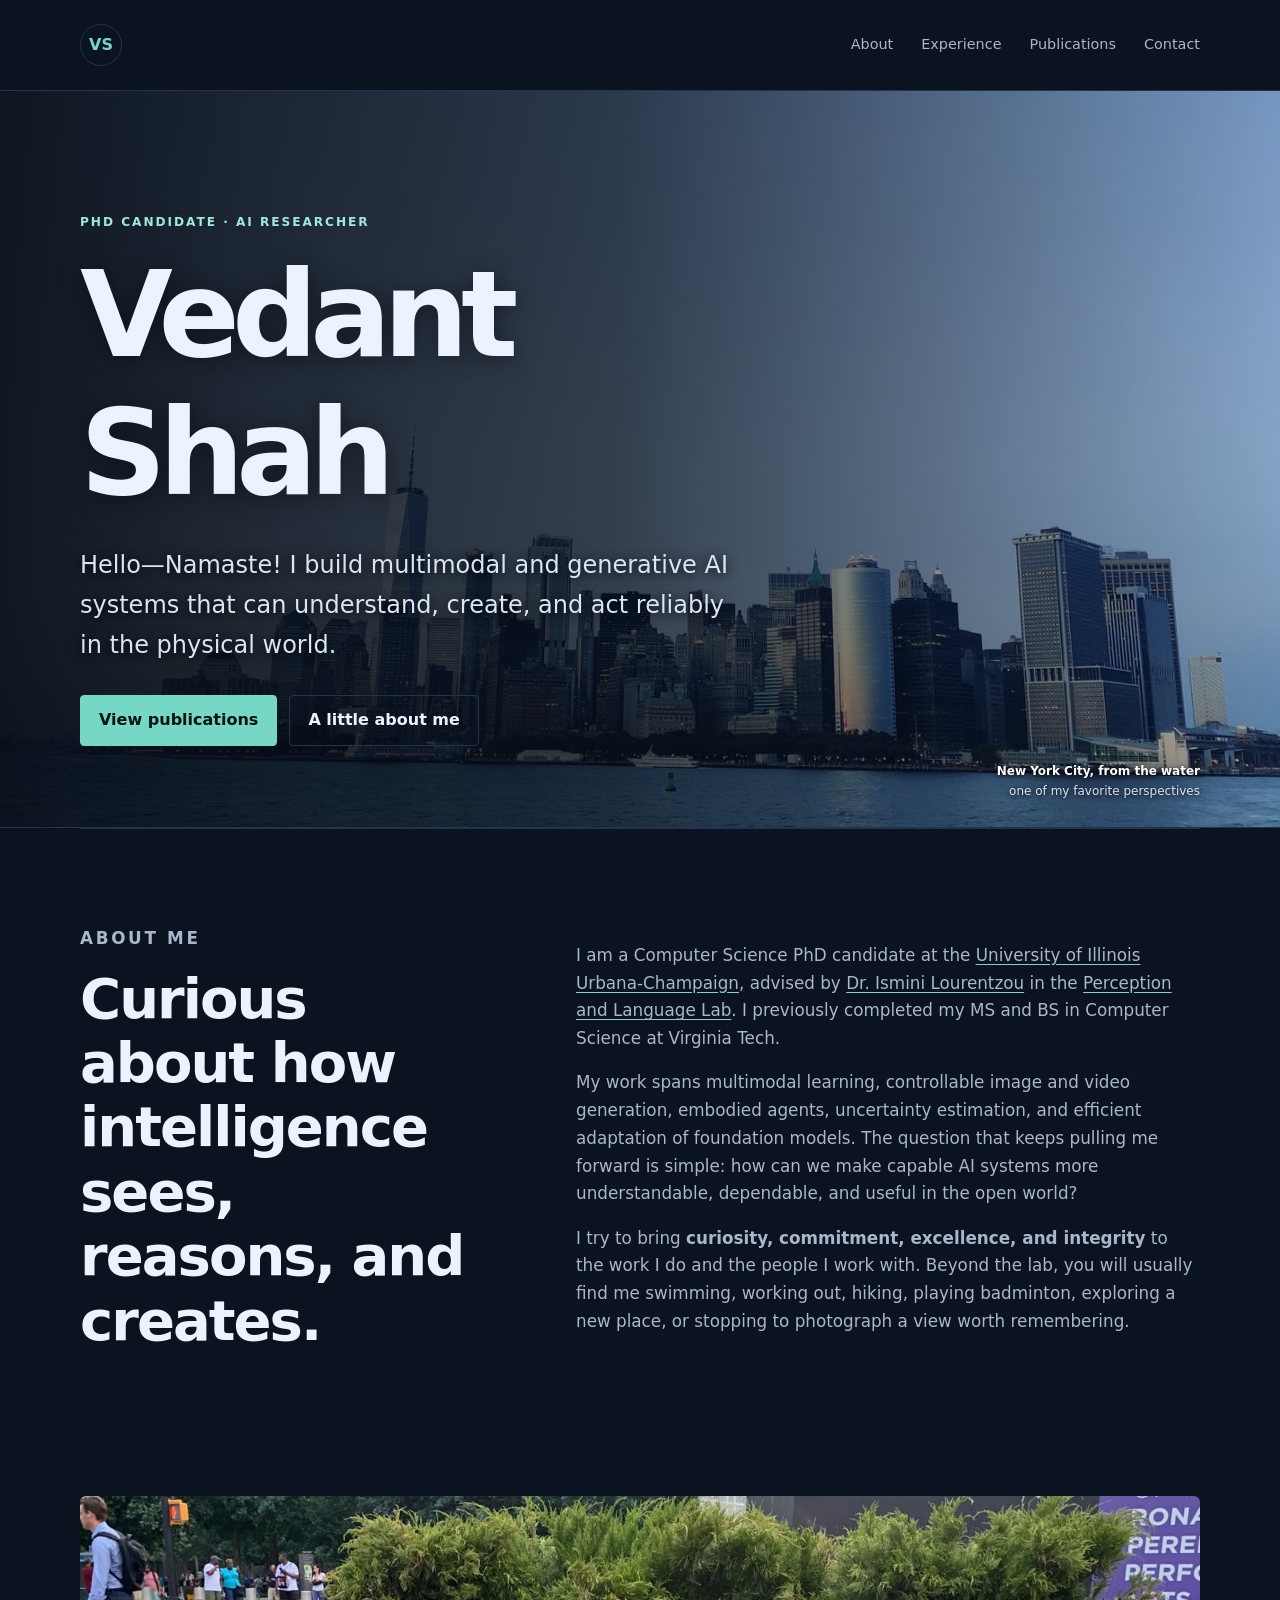
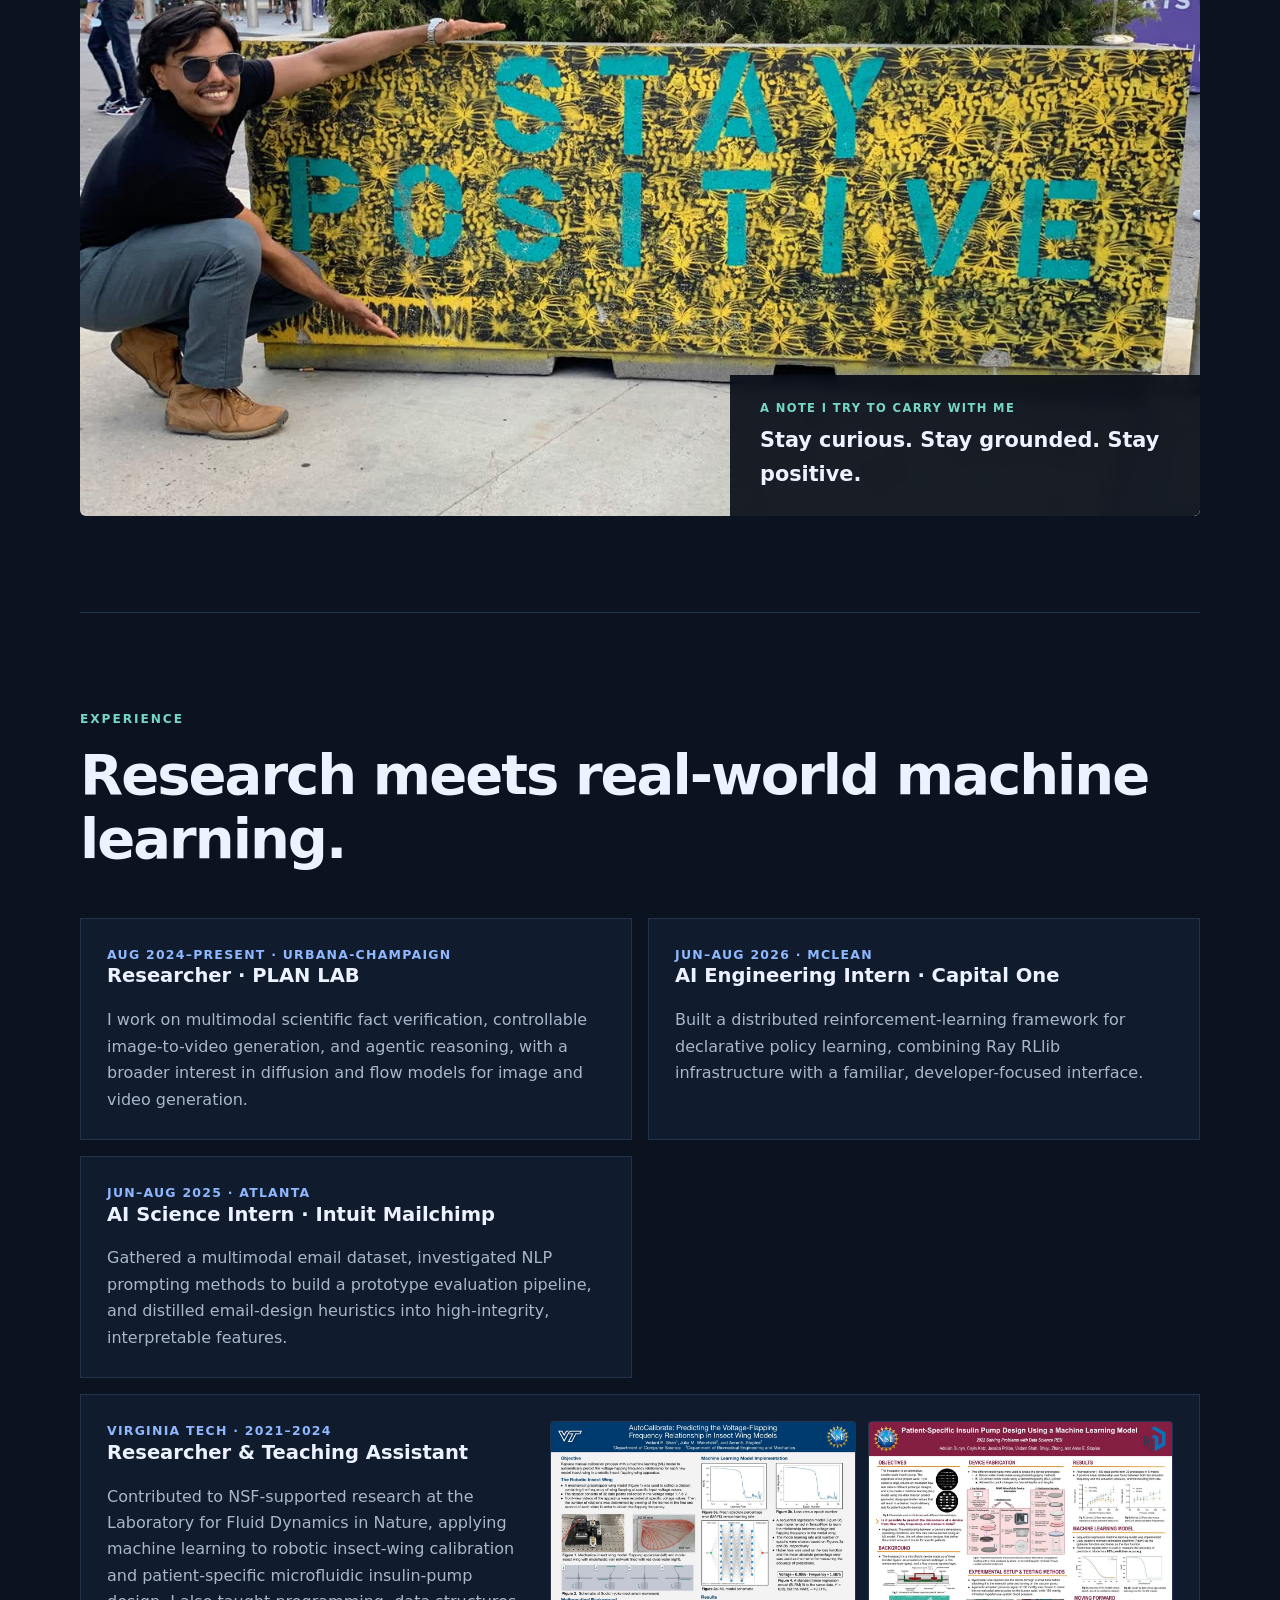
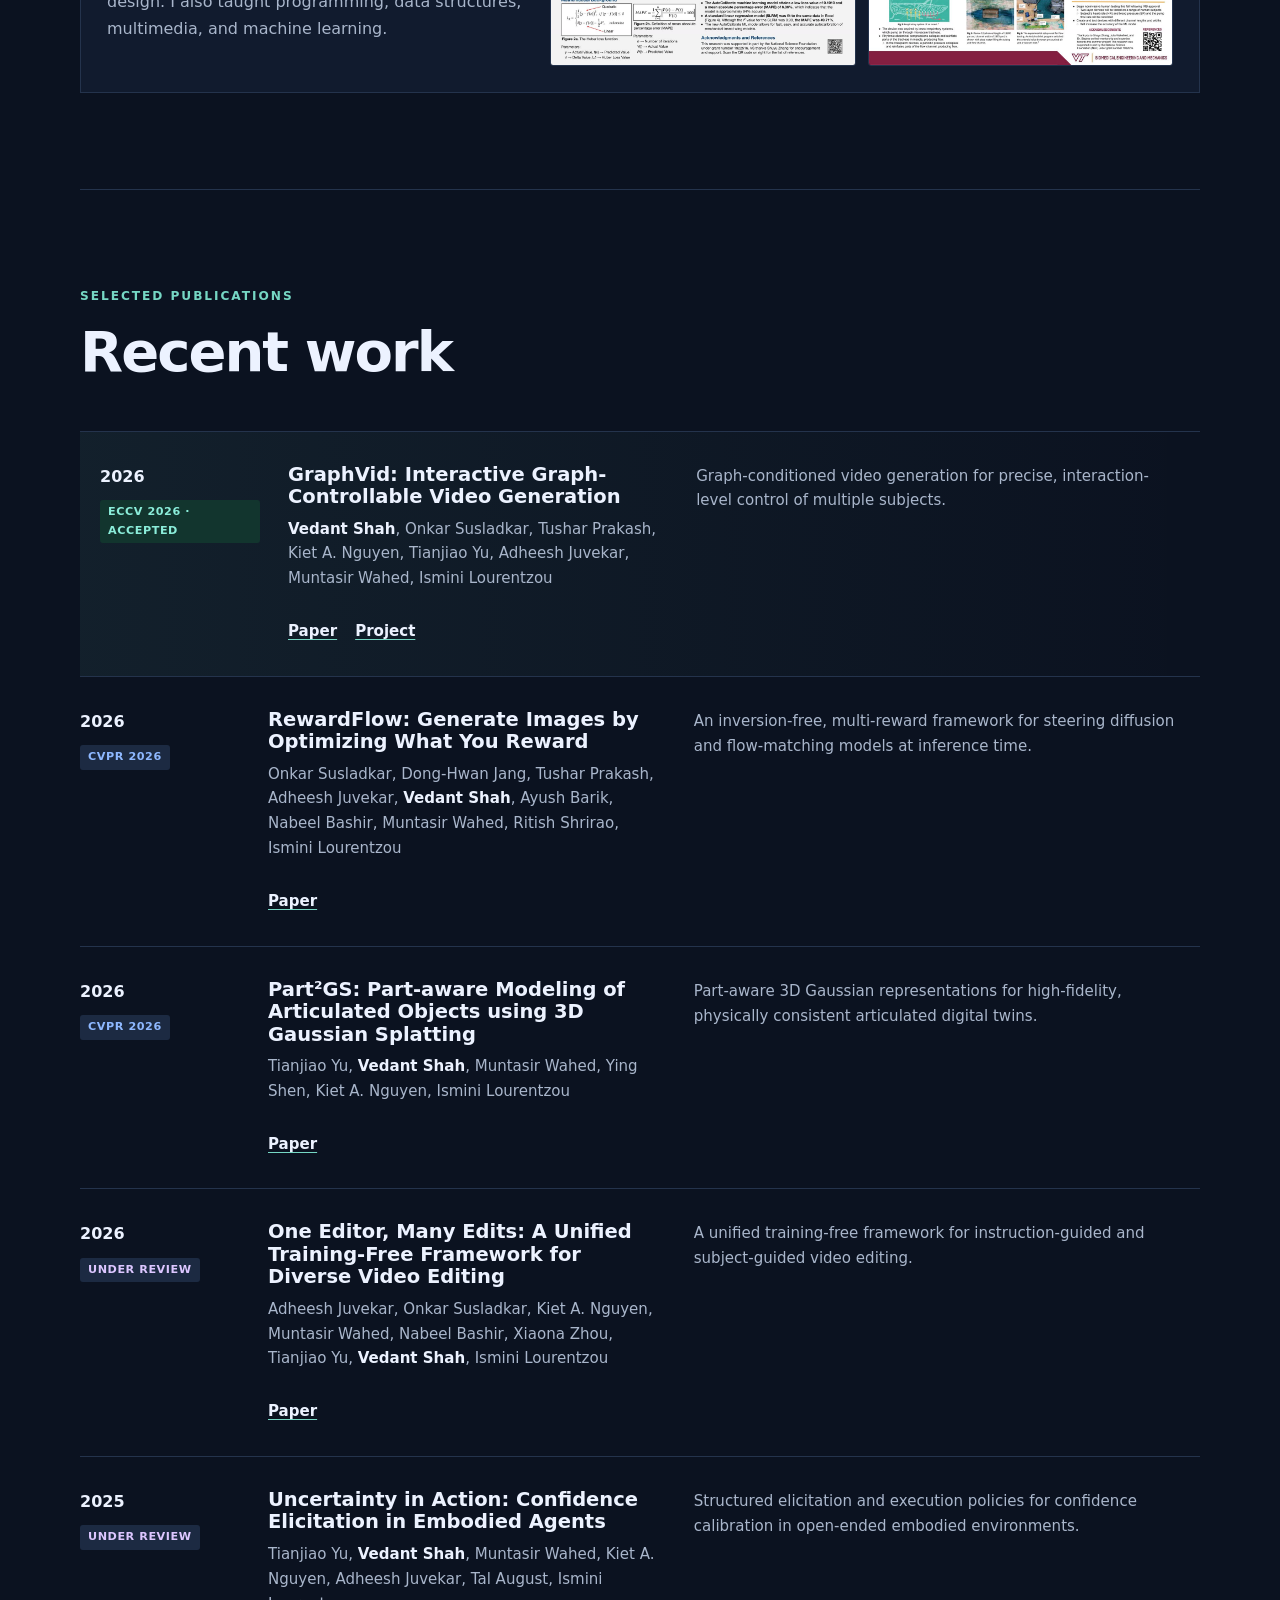
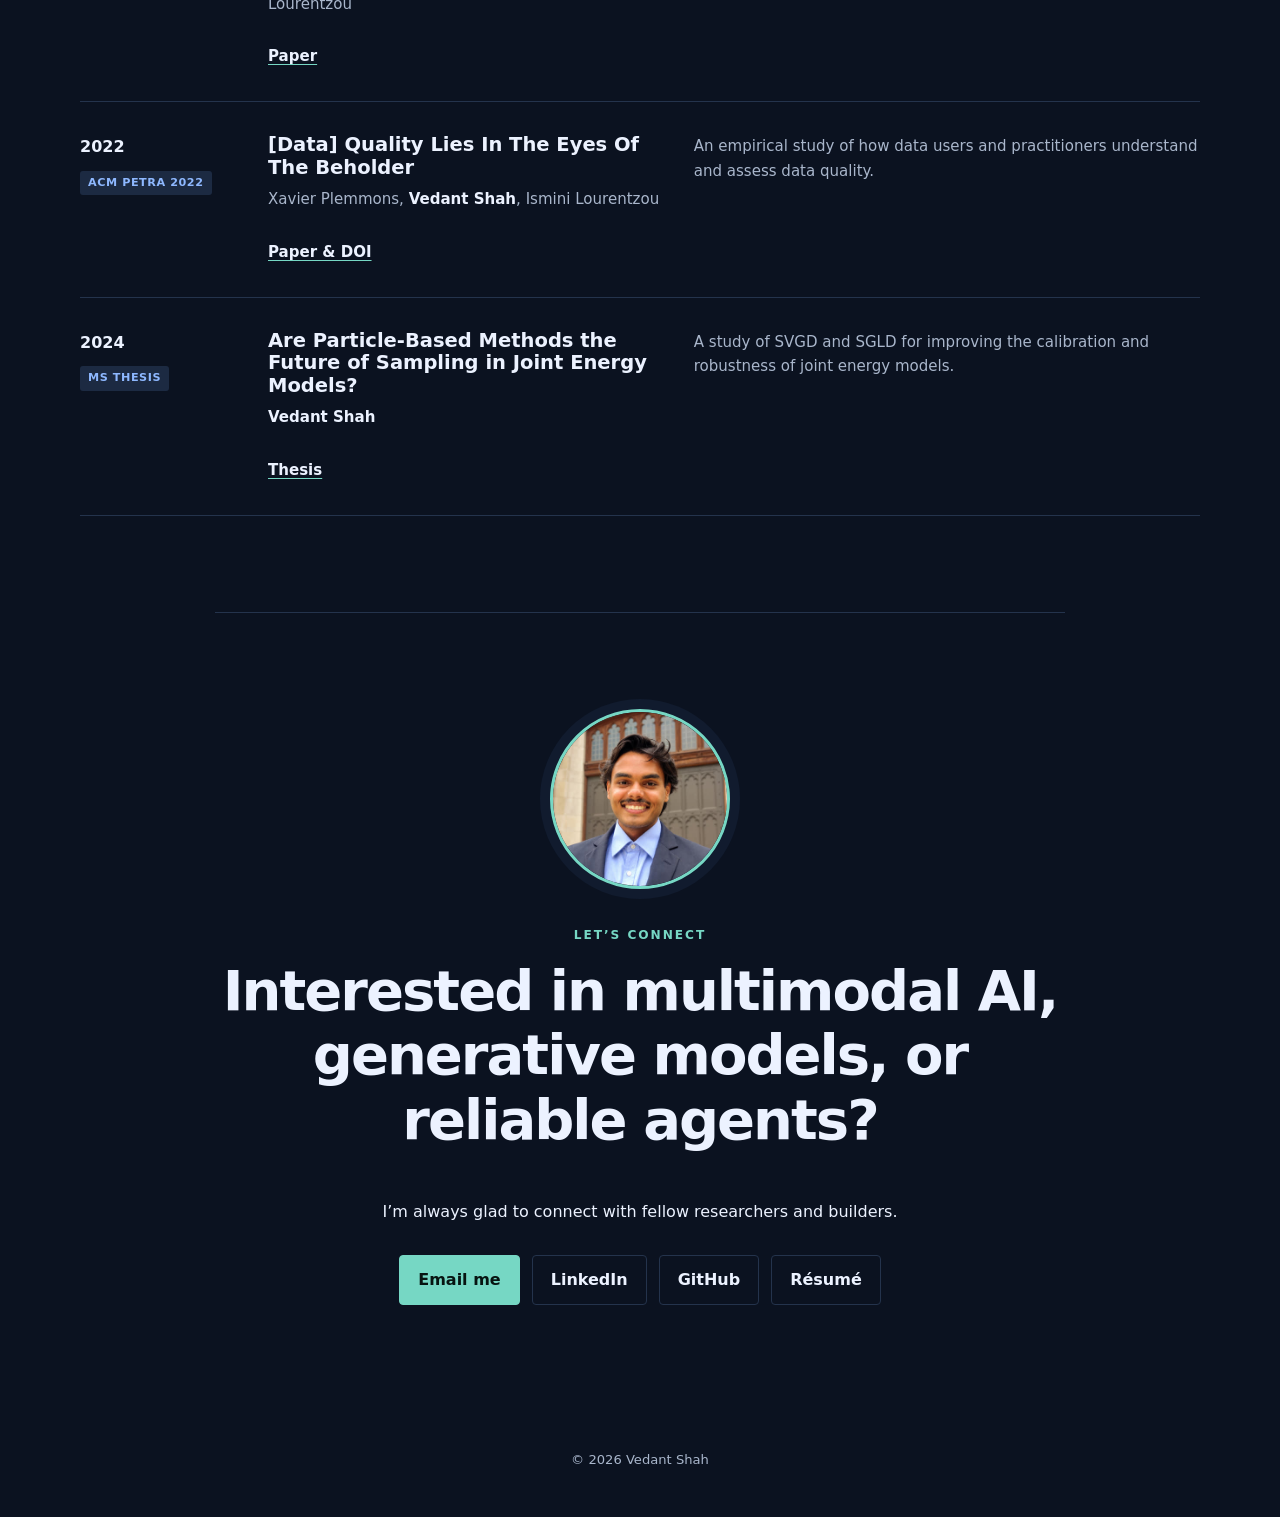
<file: index.html>
<!doctype html>
<html lang="en">
<head>
  <meta charset="utf-8">
  <meta name="viewport" content="width=device-width, initial-scale=1">
  <meta name="description" content="Vedant Shah is a Computer Science PhD candidate at UIUC researching multimodal learning, generative models, and reliable AI.">
  <meta name="theme-color" content="#0b1220">
  <title>Vedant Shah — AI Researcher</title>
  <link rel="preload" href="images/nyc-skyline.jpg" as="image" type="image/jpeg">
  <link rel="stylesheet" href="assets/css/site.css">
</head>
<body>
  <header class="site-header"><a class="brand" href="#top" aria-label="Vedant Shah, home">VS</a><nav aria-label="Primary navigation"><a href="#about">About</a><a href="#experience">Experience</a><a href="#publications">Publications</a><a href="#contact">Contact</a></nav></header>
  <main id="top">
    <section class="hero" aria-labelledby="hero-title">
      <div class="hero-copy"><p class="eyebrow">PhD Candidate · AI Researcher</p><h1 id="hero-title">Vedant Shah</h1><p class="lede">Hello—Namaste! I build multimodal and generative AI systems that can understand, create, and act reliably in the physical world.</p><div class="actions"><a class="button primary" href="#publications">View publications</a><a class="button" href="#about">A little about me</a></div></div>
      <p class="photo-note">New York City, from the water<br><span>one of my favorite perspectives</span></p>
    </section>
    <section id="about" class="section two-column">
      <div><p class="eyebrow">About me</p><h2>Curious about how intelligence sees, reasons, and creates.</h2></div>
      <div><p>I am a Computer Science PhD candidate at the <a href="https://siebelschool.illinois.edu/">University of Illinois Urbana-Champaign</a>, advised by <a href="https://isminoula.github.io/">Dr. Ismini Lourentzou</a> in the <a href="https://plan-lab.github.io/">Perception and Language Lab</a>. I previously completed my MS and BS in Computer Science at Virginia Tech.</p><p>My work spans multimodal learning, controllable image and video generation, embodied agents, uncertainty estimation, and efficient adaptation of foundation models. The question that keeps pulling me forward is simple: how can we make capable AI systems more understandable, dependable, and useful in the open world?</p><p>I try to bring <strong>curiosity, commitment, excellence, and integrity</strong> to the work I do and the people I work with. Beyond the lab, you will usually find me swimming, working out, hiking, playing badminton, exploring a new place, or stopping to photograph a view worth remembering.</p></div>
    </section>
    <figure class="personal-photo">
      <img src="images/stay-positive.jpg" width="1400" height="1050" loading="lazy" alt="Vedant beside a colorful Stay Positive mural in New York City">
      <figcaption><span>A note I try to carry with me</span><strong>Stay curious. Stay grounded. Stay positive.</strong></figcaption>
    </figure>
    <section id="experience" class="section">
      <p class="eyebrow">Experience</p><h2>Research meets real-world machine learning.</h2>
      <div class="experience-grid">
        <article class="experience-card"><p class="date">Aug 2024–present · Urbana-Champaign</p><h3>Researcher · PLAN LAB</h3><p>I work on multimodal scientific fact verification, controllable image-to-video generation, and agentic reasoning, with a broader interest in diffusion and flow models for image and video generation.</p></article>
        <article class="experience-card"><p class="date">Jun–Aug 2026 · McLean</p><h3>AI Engineering Intern · Capital One</h3><p>Built a distributed reinforcement-learning framework for declarative policy learning, combining Ray RLlib infrastructure with a familiar, developer-focused interface.</p></article>
        <article class="experience-card"><p class="date">Jun–Aug 2025 · Atlanta</p><h3>AI Science Intern · Intuit Mailchimp</h3><p>Gathered a multimodal email dataset, investigated NLP prompting methods to build a prototype evaluation pipeline, and distilled email-design heuristics into high-integrity, interpretable features.</p></article>
        <article class="experience-card vt-card"><div><p class="date">Virginia Tech · 2021–2024</p><h3>Researcher &amp; Teaching Assistant</h3><p>Contributed to NSF-supported research at the Laboratory for Fluid Dynamics in Nature, applying machine learning to robotic insect-wing calibration and patient-specific microfluidic insulin-pump design. I also taught programming, data structures, multimedia, and machine learning.</p></div><div class="poster-grid"><a href="images/pic04.jpg" aria-label="Open full AutoCalibrate research poster"><img src="images/poster-autocalibrate.jpg" width="1100" height="880" loading="lazy" alt="AutoCalibrate NSF research poster"></a><a href="images/pic05.jpg" aria-label="Open full patient-specific insulin pump research poster"><img src="images/poster-insulpatch.jpg" width="1100" height="880" loading="lazy" alt="Patient-specific insulin pump NSF research poster"></a></div></article>
      </div>
    </section>
    <section id="publications" class="section">
      <p class="eyebrow">Selected publications</p><h2>Recent work</h2>
      <div class="publication-list">
        <article class="paper featured"><div class="paper-meta"><span class="year">2026</span><span class="status accepted">ECCV 2026 · Accepted</span></div><div><h3>GraphVid: Interactive Graph-Controllable Video Generation</h3><p><strong>Vedant Shah</strong>, Onkar Susladkar, Tushar Prakash, Kiet A. Nguyen, Tianjiao Yu, Adheesh Juvekar, Muntasir Wahed, Ismini Lourentzou</p></div><p class="summary">Graph-conditioned video generation for precise, interaction-level control of multiple subjects.</p><p class="paper-links"><a href="https://arxiv.org/abs/2607.21580">Paper</a><a href="https://plan-lab.github.io/projects/graphvid/">Project</a></p></article>
        <article class="paper"><div class="paper-meta"><span class="year">2026</span><span class="status published">CVPR 2026</span></div><div><h3>RewardFlow: Generate Images by Optimizing What You Reward</h3><p>Onkar Susladkar, Dong-Hwan Jang, Tushar Prakash, Adheesh Juvekar, <strong>Vedant Shah</strong>, Ayush Barik, Nabeel Bashir, Muntasir Wahed, Ritish Shrirao, Ismini Lourentzou</p></div><p class="summary">An inversion-free, multi-reward framework for steering diffusion and flow-matching models at inference time.</p><p class="paper-links"><a href="https://arxiv.org/abs/2604.08536">Paper</a></p></article>
        <article class="paper"><div class="paper-meta"><span class="year">2026</span><span class="status published">CVPR 2026</span></div><div><h3>Part²GS: Part-aware Modeling of Articulated Objects using 3D Gaussian Splatting</h3><p>Tianjiao Yu, <strong>Vedant Shah</strong>, Muntasir Wahed, Ying Shen, Kiet A. Nguyen, Ismini Lourentzou</p></div><p class="summary">Part-aware 3D Gaussian representations for high-fidelity, physically consistent articulated digital twins.</p><p class="paper-links"><a href="https://arxiv.org/abs/2506.17212">Paper</a></p></article>
        <article class="paper"><div class="paper-meta"><span class="year">2026</span><span class="status review">Under review</span></div><div><h3>One Editor, Many Edits: A Unified Training-Free Framework for Diverse Video Editing</h3><p>Adheesh Juvekar, Onkar Susladkar, Kiet A. Nguyen, Muntasir Wahed, Nabeel Bashir, Xiaona Zhou, Tianjiao Yu, <strong>Vedant Shah</strong>, Ismini Lourentzou</p></div><p class="summary">A unified training-free framework for instruction-guided and subject-guided video editing.</p><p class="paper-links"><a href="https://arxiv.org/abs/2609.04190">Paper</a></p></article>
        <article class="paper"><div class="paper-meta"><span class="year">2025</span><span class="status review">Under review</span></div><div><h3>Uncertainty in Action: Confidence Elicitation in Embodied Agents</h3><p>Tianjiao Yu, <strong>Vedant Shah</strong>, Muntasir Wahed, Kiet A. Nguyen, Adheesh Juvekar, Tal August, Ismini Lourentzou</p></div><p class="summary">Structured elicitation and execution policies for confidence calibration in open-ended embodied environments.</p><p class="paper-links"><a href="https://arxiv.org/abs/2503.10628">Paper</a></p></article>
        <article class="paper"><div class="paper-meta"><span class="year">2022</span><span class="status published">ACM PETRA 2022</span></div><div><h3>[Data] Quality Lies In The Eyes Of The Beholder</h3><p>Xavier Plemmons, <strong>Vedant Shah</strong>, Ismini Lourentzou</p></div><p class="summary">An empirical study of how data users and practitioners understand and assess data quality.</p><p class="paper-links"><a href="https://doi.org/10.1145/3529190.3529222">Paper &amp; DOI</a></p></article>
        <article class="paper thesis"><div class="paper-meta"><span class="year">2024</span><span class="status thesis-label">MS thesis</span></div><div><h3>Are Particle-Based Methods the Future of Sampling in Joint Energy Models?</h3><p><strong>Vedant Shah</strong></p></div><p class="summary">A study of SVGD and SGLD for improving the calibration and robustness of joint energy models.</p><p class="paper-links"><a href="https://hdl.handle.net/10919/120961">Thesis</a></p></article>
      </div>
    </section>
    <section id="contact" class="section contact"><img class="contact-portrait" src="images/vedant-headshot.jpg" width="400" height="400" loading="lazy" alt="Vedant Shah"><p class="eyebrow">Let’s connect</p><h2>Interested in multimodal AI, generative models, or reliable agents?</h2><p>I’m always glad to connect with fellow researchers and builders.</p><div class="actions"><a class="button primary" href="mailto:vrshah4@illinois.edu">Email me</a><a class="button" href="https://www.linkedin.com/in/shahvedant/">LinkedIn</a><a class="button" href="https://github.com/sVedantWork">GitHub</a><a class="button" href="https://drive.google.com/file/d/1fkbc8GBwHEsRuH0UrT3J8xr1eilAtU5J/view">Résumé</a></div></section>
  </main>
  <footer><p>© 2026 Vedant Shah</p></footer>
</body>
</html>
</file>
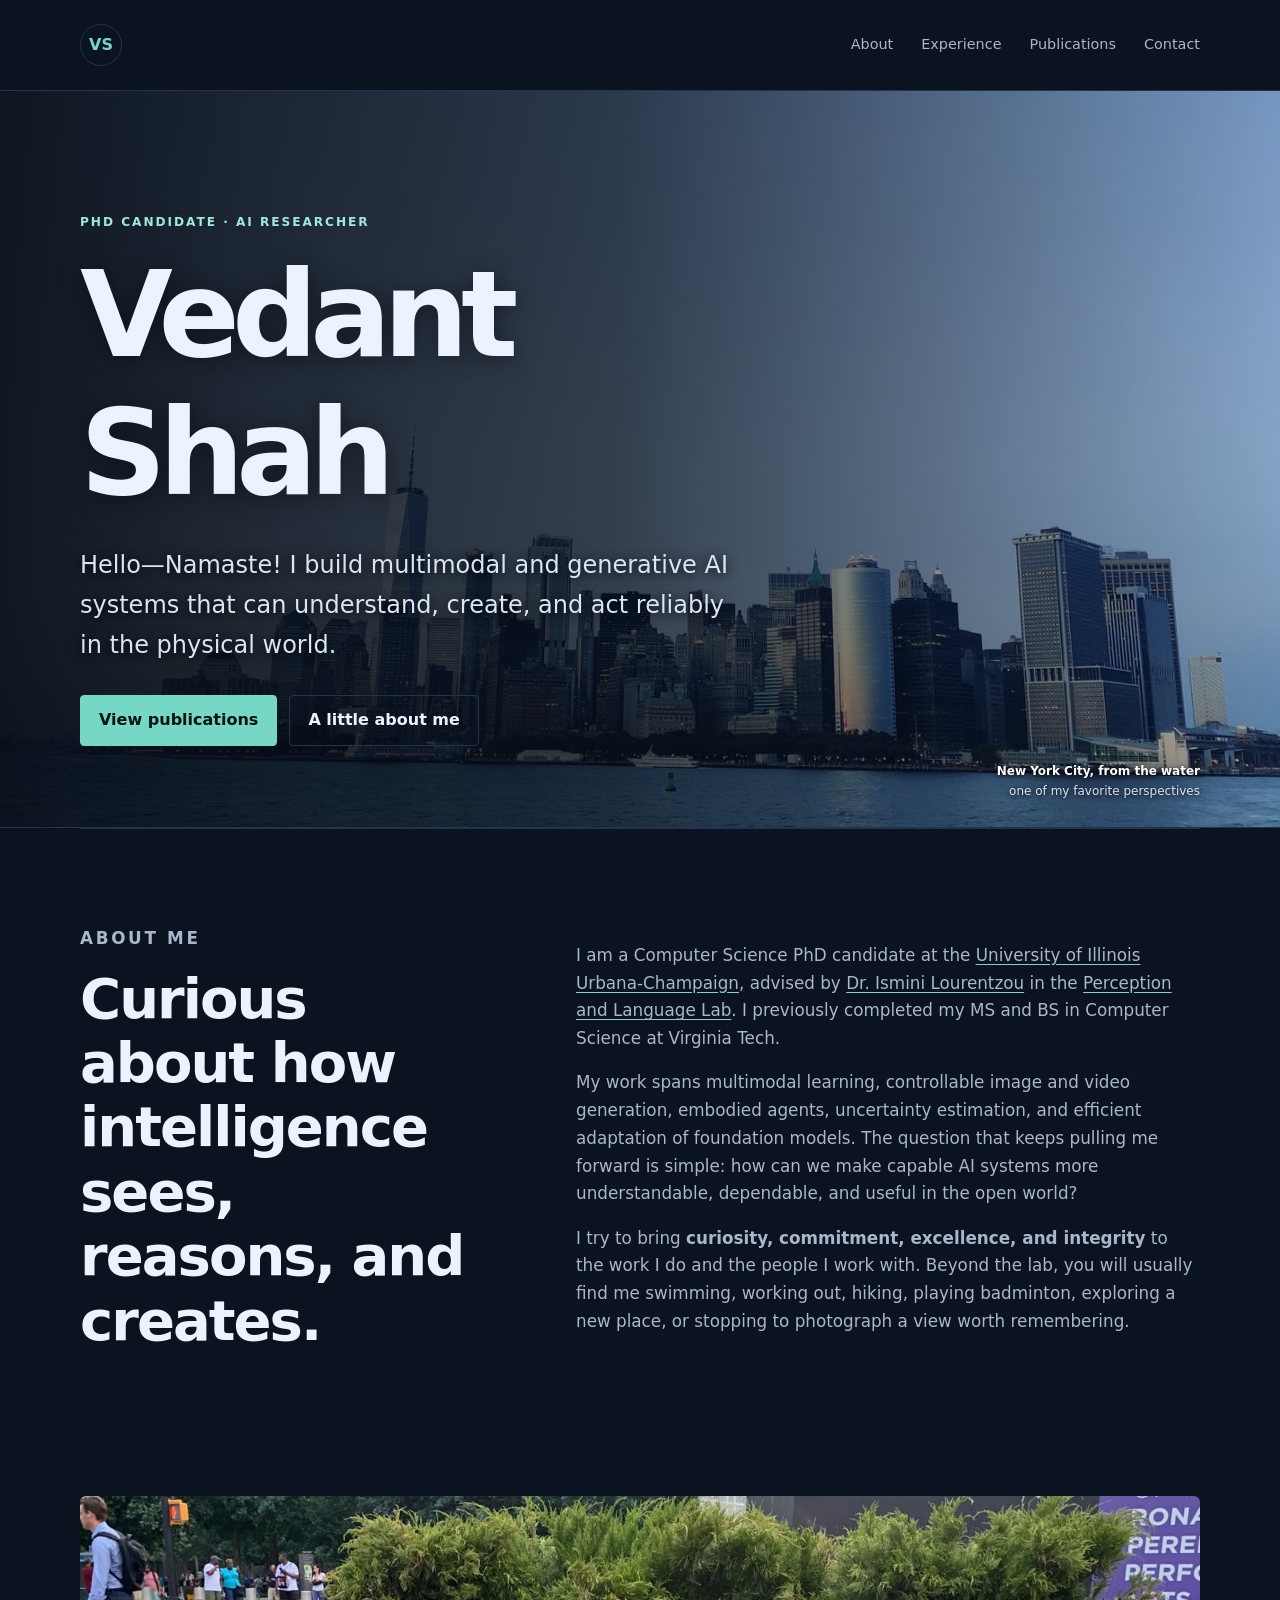
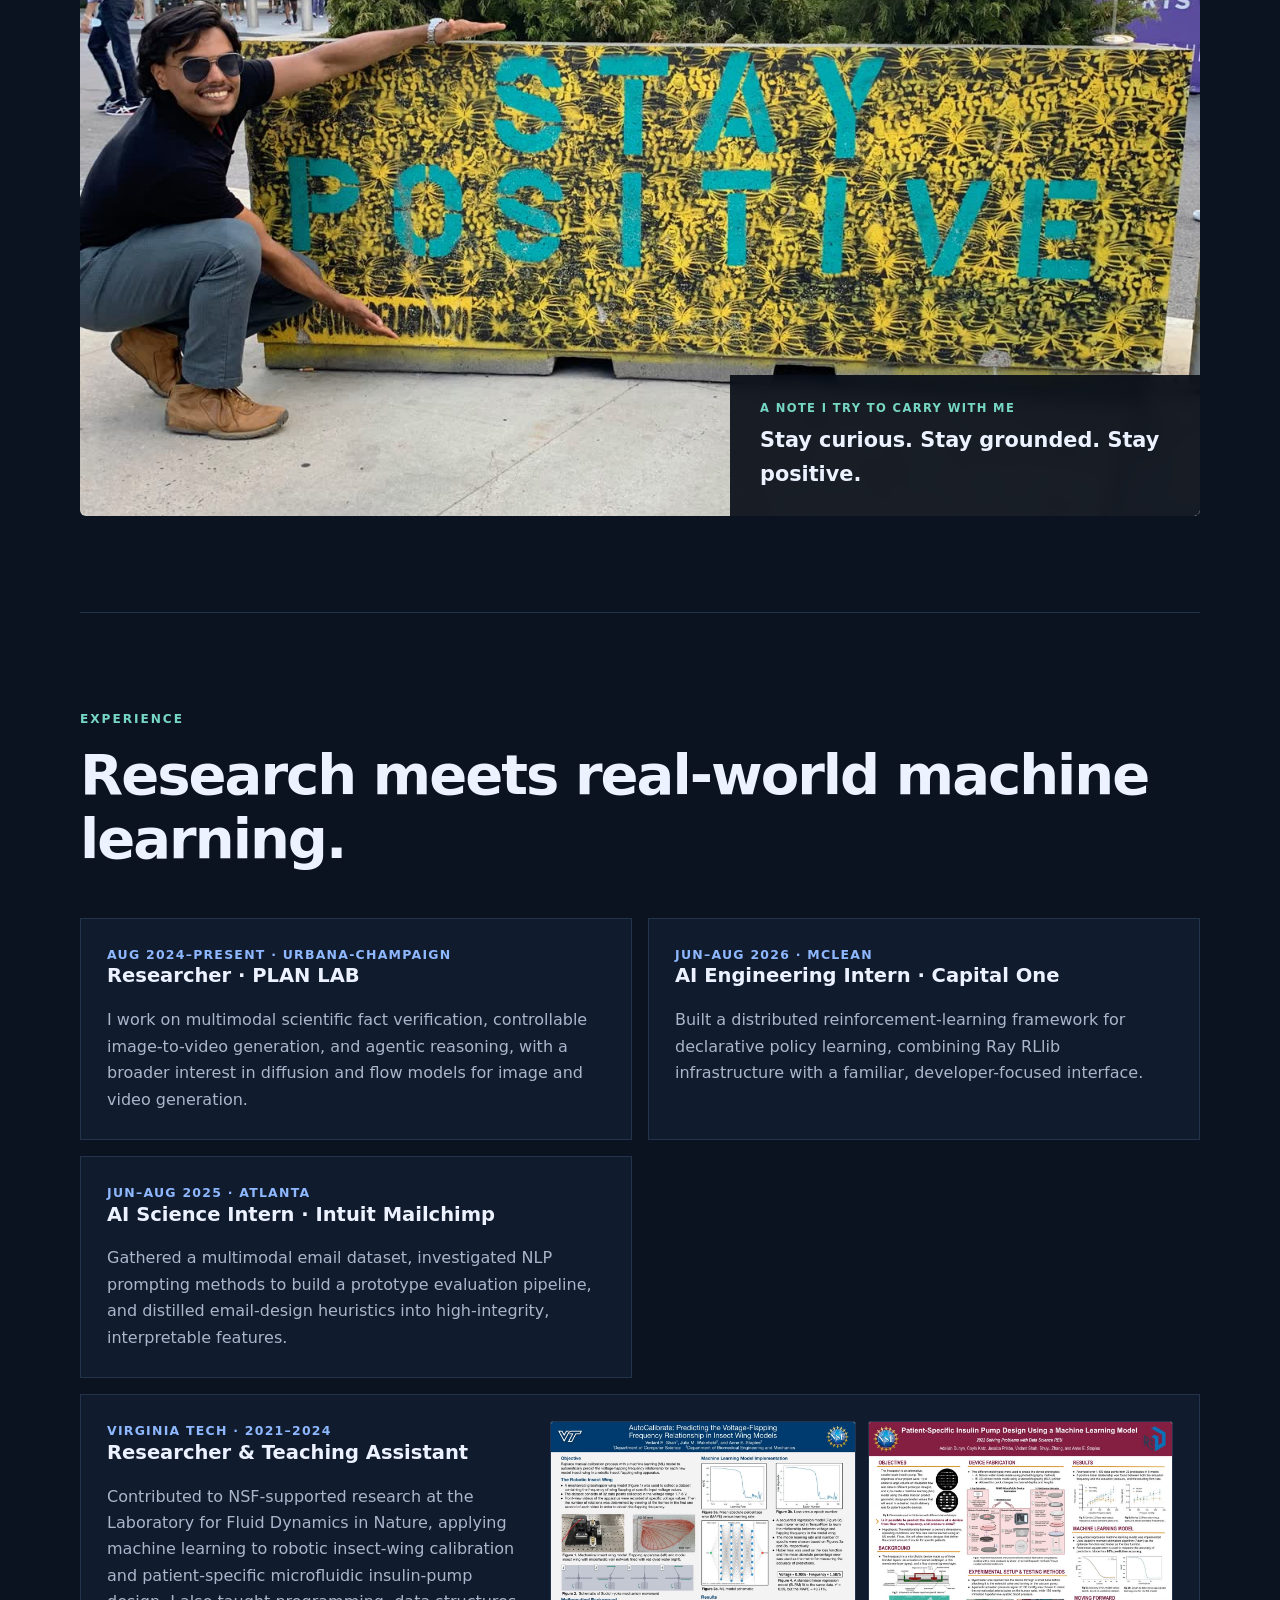
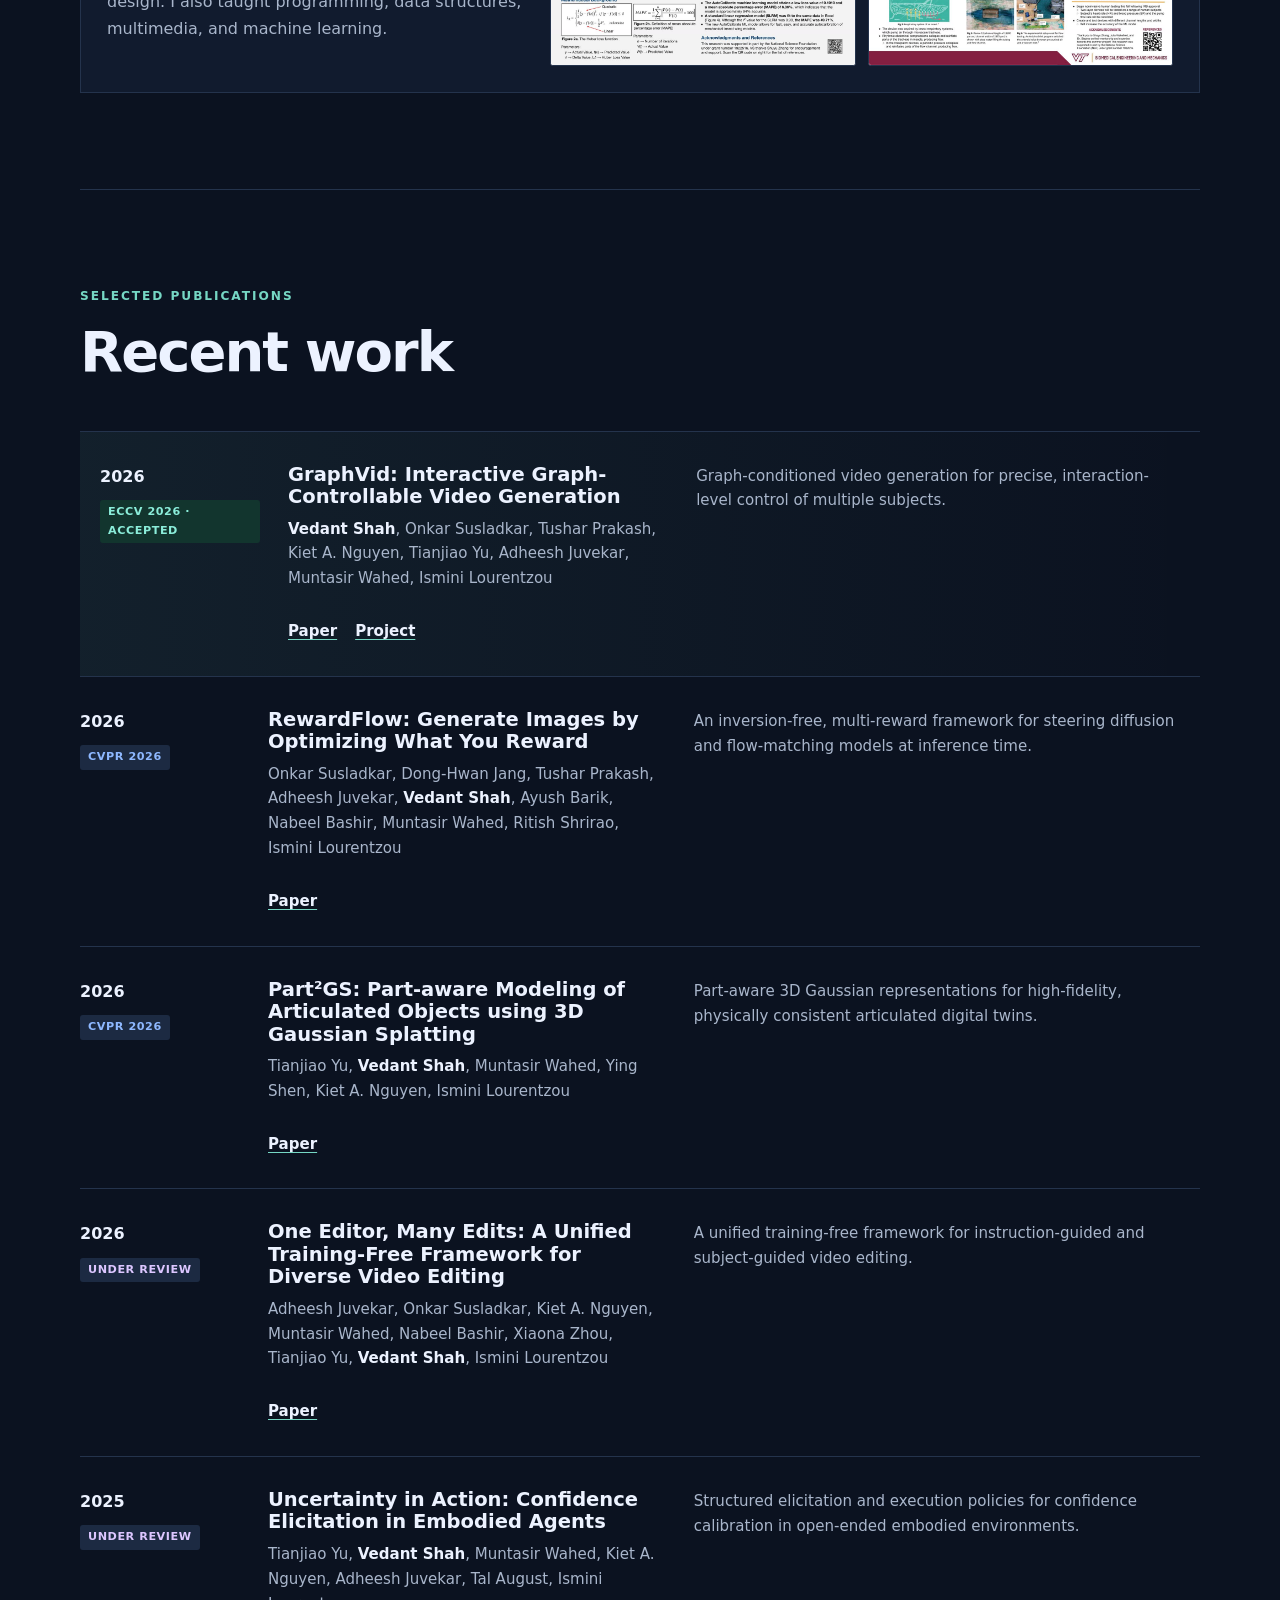
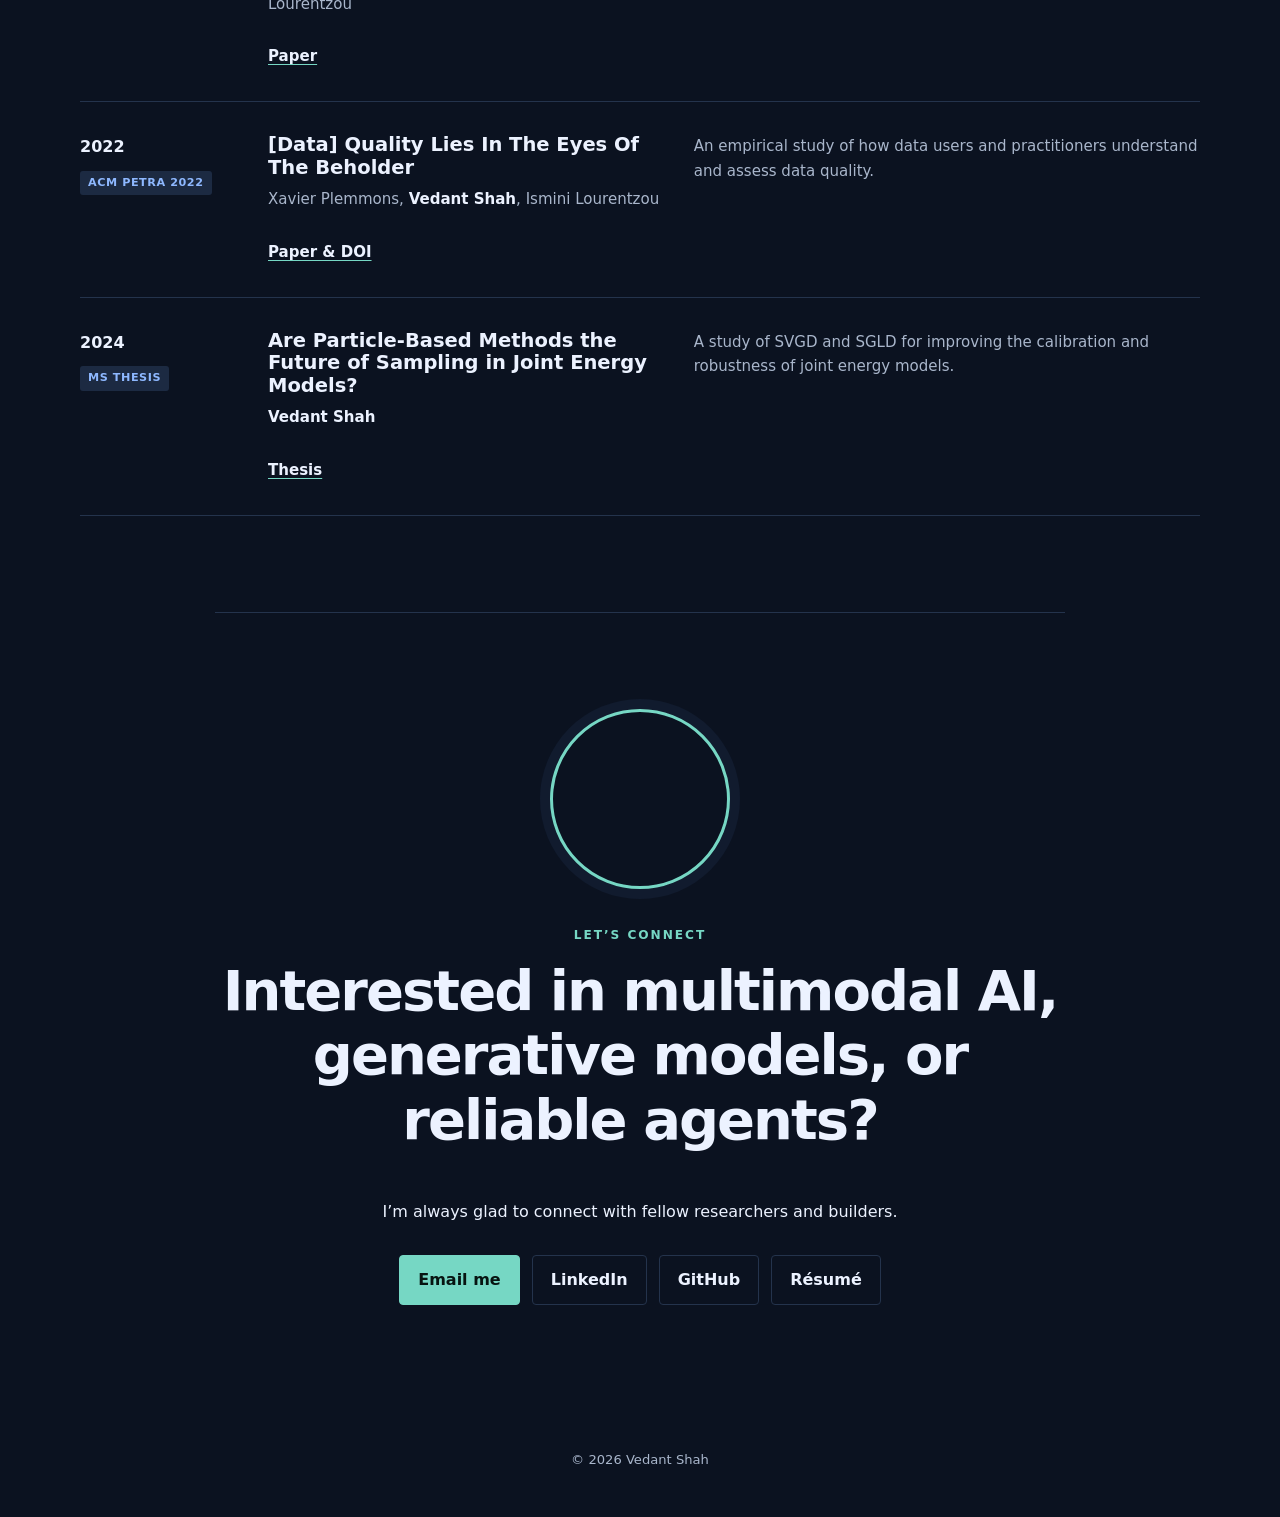
<file: project.html>
<!doctype html><html lang="en"><head><meta charset="utf-8"><meta name="viewport" content="width=device-width, initial-scale=1"><meta name="robots" content="noindex"><meta http-equiv="refresh" content="0; url=index.html#publications"><title>Vedant Shah — Publications</title></head><body><p>This page has moved to <a href="index.html#publications">publications</a>.</p></body></html>
</file>
<file: assets/css/site.css>
:root{--bg:#0b1220;--panel:#111b2e;--text:#ecf2ff;--muted:#a9b6cb;--line:#24334c;--accent:#76d7c4;--accent2:#8eb8ff;--max:1120px}
*{box-sizing:border-box}
html{scroll-behavior:smooth}
body{margin:0;background:var(--bg);color:var(--text);font-family:Inter,ui-sans-serif,system-ui,-apple-system,BlinkMacSystemFont,"Segoe UI",sans-serif;line-height:1.65}
a{color:inherit;text-decoration-color:var(--accent);text-underline-offset:.2em}
a:hover{color:var(--accent)}
.site-header{width:min(calc(100% - 40px),var(--max));margin:auto;padding:24px 0;display:flex;align-items:center;justify-content:space-between}
.brand{display:grid;place-items:center;width:42px;height:42px;border:1px solid var(--line);border-radius:50%;color:var(--accent);font-weight:800;text-decoration:none}
.site-header nav{display:flex;gap:28px}
.site-header nav a{color:var(--muted);text-decoration:none;font-size:.9rem}
.site-header nav a:hover{color:var(--text)}
main,footer{width:min(calc(100% - 40px),var(--max));margin:auto}
.hero{min-height:76vh;display:grid;grid-template-columns:1.2fr .8fr;gap:72px;align-items:center;padding:70px 0 110px}
.eyebrow{margin:0 0 14px;color:var(--accent);font-size:.76rem;font-weight:800;letter-spacing:.16em;text-transform:uppercase}
h1,h2,h3{line-height:1.15;margin-top:0}
h1{font-size:clamp(4rem,10vw,7.5rem);letter-spacing:-.065em;margin-bottom:24px}
h2{font-size:clamp(2rem,5vw,3.5rem);letter-spacing:-.035em}
h3{font-size:1.22rem}
.lede{max-width:660px;color:var(--muted);font-size:clamp(1.15rem,2.5vw,1.5rem)}
.portrait{width:100%;height:auto;aspect-ratio:4/3;object-fit:cover;object-position:center 35%;border-radius:6px;box-shadow:22px 22px 0 #15233a}
.actions{display:flex;gap:12px;flex-wrap:wrap;margin-top:30px}
.button{display:inline-block;padding:11px 18px;border:1px solid var(--line);border-radius:4px;text-decoration:none;font-weight:700}
.button.primary{background:var(--accent);border-color:var(--accent);color:#071411}
.button:hover{transform:translateY(-1px)}
.section{padding:96px 0;border-top:1px solid var(--line);scroll-margin-top:40px}
.two-column{display:grid;grid-template-columns:.8fr 1.2fr;gap:80px}
.two-column p{color:var(--muted);font-size:1.05rem}
.experience-grid{display:grid;grid-template-columns:repeat(2,1fr);gap:16px;margin-top:40px}
.experience-card{background:var(--panel);border:1px solid var(--line);padding:26px}
.experience-card p{color:var(--muted);margin-bottom:0}
.experience-card .date{color:var(--accent2);font-size:.78rem;font-weight:800;text-transform:uppercase;letter-spacing:.1em;margin-top:0}
.publication-list{margin-top:42px;border-top:1px solid var(--line)}
.paper{display:grid;grid-template-columns:160px 1.1fr 1.4fr;gap:28px;padding:32px 0;border-bottom:1px solid var(--line)}
.paper.featured{background:linear-gradient(90deg,rgba(118,215,196,.07),transparent);padding-inline:20px}
.paper h3{margin-bottom:8px}
.paper p{color:var(--muted);margin:0;font-size:.94rem}
.paper strong{color:var(--text)}
.paper .summary{align-self:start}
.paper-meta{display:flex;align-items:flex-start;gap:10px;flex-direction:column}
.year{font-weight:800}
.status{display:inline-block;padding:3px 8px;border-radius:3px;background:#1c2a42;color:var(--accent2);font-size:.7rem;font-weight:800;text-transform:uppercase;letter-spacing:.05em}
.status.accepted{background:#12352e;color:#8bedda}
.status.review{color:#dcc6ff}
.paper-links{grid-column:2/-1;display:flex;gap:18px}
.paper-links a{color:var(--text);font-weight:800}
.contact{max-width:850px;text-align:center;margin-inline:auto}
.contact .actions{justify-content:center}
footer{padding:34px 0;color:var(--muted);font-size:.82rem;text-align:center}
@media(max-width:800px){.site-header{align-items:flex-start}
.site-header nav{gap:12px;flex-wrap:wrap;justify-content:flex-end}
.hero{grid-template-columns:1fr;gap:44px;padding:55px 0 80px}
.portrait{max-width:520px}
.two-column{grid-template-columns:1fr;gap:20px}
.paper{grid-template-columns:1fr;gap:12px}
.paper-links{grid-column:auto}
.experience-grid{grid-template-columns:1fr}
.section{padding:70px 0}
}
@media(max-width:520px){.site-header nav a:nth-child(2){display:none}
h1{font-size:3.6rem}
.hero{padding-top:32px}
.paper.featured{margin-inline:-10px}
.portrait{box-shadow:12px 12px 0 #15233a}
}
@media(prefers-reduced-motion:reduce){html{scroll-behavior:auto}
.button:hover{transform:none}
}

/* Personal, photographic hero */
.hero{position:relative;left:50%;width:100vw;min-height:82vh;margin-left:-50vw;padding:110px max(20px,calc((100vw - var(--max))/2)) 70px;display:flex;align-items:center;background:linear-gradient(90deg,rgba(5,11,21,.94) 0%,rgba(5,11,21,.72) 48%,rgba(5,11,21,.16) 100%),url('../../images/nyc-skyline.jpg') center/cover no-repeat;border-top:1px solid var(--line);border-bottom:1px solid var(--line)}
.hero-copy{max-width:700px}
.hero .eyebrow{color:#9fe8da}
.hero h1{text-shadow:0 3px 25px rgba(0,0,0,.45)}
.hero .lede{color:#d9e5f4;text-shadow:0 2px 12px #000}
.photo-note{position:absolute;right:max(20px,calc((100vw - var(--max))/2));bottom:25px;margin:0;color:#fff;text-align:right;font-size:.75rem;font-weight:700;text-shadow:0 1px 5px #000}
.photo-note span{color:#d7e2ef;font-weight:400}
.contact-portrait{width:124px;height:124px;object-fit:cover;object-position:center 35%;border-radius:50%;border:3px solid var(--accent);margin-bottom:28px}
@media(max-width:800px){.hero{display:flex;padding:80px 20px 65px;background-position:58% center}.photo-note{right:20px}.hero-copy{max-width:620px}}
@media(max-width:520px){.hero{min-height:76vh;background:linear-gradient(90deg,rgba(5,11,21,.91),rgba(5,11,21,.55)),url('../../images/nyc-skyline.jpg') 57% center/cover no-repeat}.photo-note{display:none}}

.personal-photo{position:relative;margin:0 0 96px;overflow:hidden;border-radius:6px;background:var(--panel)}
.personal-photo img{display:block;width:100%;height:clamp(330px,52vw,620px);object-fit:cover;object-position:center 43%}
.personal-photo figcaption{position:absolute;right:0;bottom:0;max-width:470px;padding:24px 30px;background:rgba(5,11,21,.9);backdrop-filter:blur(8px)}
.personal-photo figcaption span,.personal-photo figcaption strong{display:block}
.personal-photo figcaption span{color:var(--accent);font-size:.72rem;font-weight:800;letter-spacing:.12em;text-transform:uppercase}
.personal-photo figcaption strong{margin-top:5px;font-size:1.3rem}
.vt-card{grid-column:1/-1;display:grid;grid-template-columns:.8fr 1.2fr;gap:28px}
.poster-grid{display:grid;grid-template-columns:repeat(2,1fr);gap:12px}
.poster-grid a{display:block;overflow:hidden;border:1px solid var(--line);border-radius:3px;background:#fff}
.poster-grid img{display:block;width:100%;height:auto;transition:transform .2s ease}
.poster-grid a:hover img{transform:scale(1.015)}
.contact-portrait{width:180px;height:180px;box-shadow:0 0 0 10px var(--panel)}
@media(max-width:800px){.personal-photo{margin-bottom:70px}.vt-card{grid-template-columns:1fr}.personal-photo figcaption{left:0;max-width:none}.contact-portrait{width:150px;height:150px}}
@media(max-width:520px){.personal-photo img{height:420px;object-position:30% center}.personal-photo figcaption{padding:18px}.poster-grid{grid-template-columns:1fr}}
</file>
